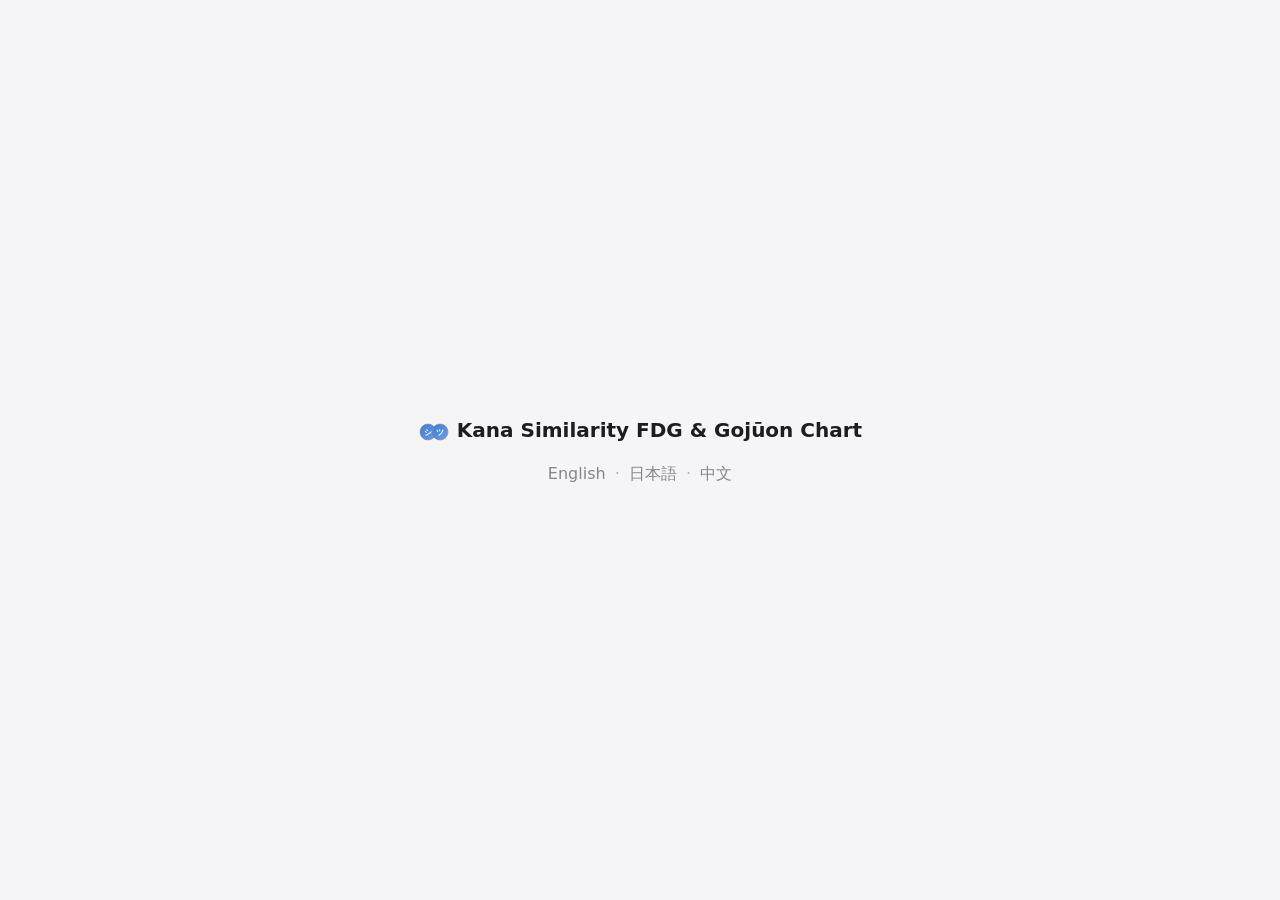
<file: index.html>
<!DOCTYPE html>
<html lang="en">
<head>
  <meta charset="UTF-8">
  <meta name="viewport" content="width=device-width, initial-scale=1.0">
  <title>Kana Similarity FDG & Gojūon Chart — Distinguish Hiragana & Katakana</title>
  <meta name="description" content="Learn to distinguish similar hiragana and katakana on a force-directed graph by exploring their romaji readings and kanji origins. Discover perceptual distance and visual differences between confusing kana pairs (e.g. ぬ-め, ほ-は, フ-ワ, シ-ツ).">
  <meta name="keywords" content="hiragana, katakana, similar, confusing, distinguish, difference, learn, japanese, kana, kanji, perceptual similarity, visual similarity, visual difference, force-directed graph, romaji reading, kanji origin, perceptual distance, d3-js">
  <meta name="baidu-site-verification" content="codeva-JeKZHypDxq" />

  <meta property="og:title" content="Kana Similarity FDG & Gojūon Chart — Distinguish Hiragana & Katakana">
  <meta property="og:description" content="Learn to distinguish similar hiragana and katakana on a force-directed graph by exploring their romaji readings and kanji origins. Discover perceptual distance and visual differences between confusing kana pairs (e.g. ぬ-め, ほ-は, フ-ワ, シ-ツ).">
  <meta property="og:type" content="website">
  <meta property="og:image" content="https://kana.feeshy.top/assets/maskable.svg">
  <meta property="og:url" content="https://kana.feeshy.top">

  <meta name="twitter:card" content="summary_large_image">
  <meta name="twitter:image" content="https://kana.feeshy.top/assets/maskable.svg">

  <link rel="icon" href="/assets/favicon.svg" type="image/svg+xml">
  <link rel="manifest" href="/en/manifest.json">
  <link rel="canonical" href="https://kana.feeshy.top">
  <link rel="alternate" hreflang="en" href="https://kana.feeshy.top/en/">
  <link rel="alternate" hreflang="ja" href="https://kana.feeshy.top/ja/">
  <link rel="alternate" hreflang="zh" href="https://kana.feeshy.top/zh/">
  <link rel="alternate" hreflang="x-default" href="https://kana.feeshy.top/en/">

  <link rel="stylesheet" href="/style.css">

  <script type="application/ld+json">
    {
      "@context": "https://schema.org",
      "@type": "WebApplication",
      "name": "Kana Similarity FDG & Gojūon Chart",
      "description": "Learn to distinguish similar hiragana and katakana on a force-directed graph by exploring their romaji readings and kanji origins. Discover perceptual distance and visual differences between confusing kana pairs (e.g. ぬ-め, ほ-は, フ-ワ, シ-ツ).",
      "url": "https://kana.feeshy.top",
      "applicationCategory": "EducationalApplication",
      "operatingSystem": "All",
      "author": {
        "@type": "Person",
        "name": "feeshy",
        "url": "https://feeshy.top"
      }
    }
  </script>
  <style>
    body{overflow:auto!important;height:auto!important;display:flex;align-items:center;justify-content:center;margin:0;min-height:100svh;flex-direction:column;gap:16px}
    .fav{display:inline;width:2em;height:2em;vertical-align:middle}
    h1{font-size:20px;font-weight:600;color:var(--t1);display:inline}
    .lang-links a{color:var(--t2);text-decoration:none;margin:0 4px}
    .lang-links a:hover{color:var(--t1)}
  </style>
</head>
<body>
  <div><img class="fav" src="/assets/favicon.svg" alt=""><h1> Kana Similarity FDG &amp; Gojūon Chart</h1></div>
  <div class="lang-links"><a href="/en/">English</a> <span style="opacity:.3">·</span> <a href="/ja/">日本語</a> <span style="opacity:.3">·</span> <a href="/zh/">中文</a></div>
</body>
</html>
</file>
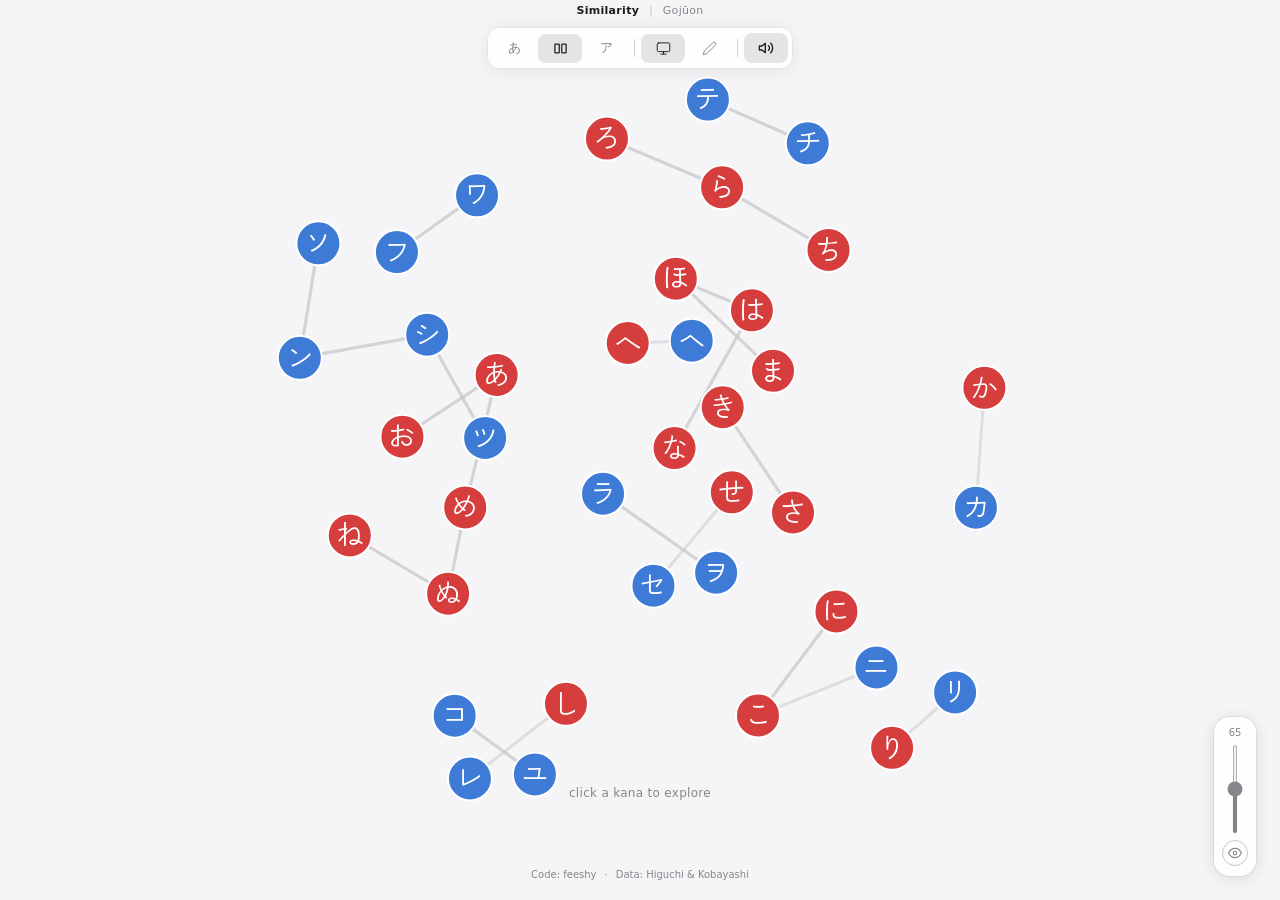
<file: en/index.html>
<!DOCTYPE html>
<html lang="en">

<head>
  <meta charset="UTF-8">
  <meta name="viewport" content="width=device-width, initial-scale=1.0">
  <title>Kana Similarity FDG — Distinguish Hiragana & Katakana</title>
  <meta name="description" content="Learn to distinguish similar hiragana and katakana on a force-directed graph by exploring their romaji readings and kanji origins. Discover perceptual distance and visual differences between confusing kana pairs (e.g. ぬ-め, ほ-は, フ-ワ, シ-ツ).">
  <meta name="keywords" content="hiragana, katakana, similar, confusing, distinguish, difference, learn, japanese, kana, kanji, perceptual similarity, visual similarity, visual difference, force-directed graph, romaji reading, kanji origin, perceptual distance, d3-js">

  <meta property="og:title" content="Kana Similarity FDG">
  <meta property="og:description" content="Learn to distinguish similar hiragana and katakana on a force-directed graph by exploring their romaji readings and kanji origins. Discover perceptual distance and visual differences between confusing kana pairs (e.g. ぬ-め, ほ-は, フ-ワ, シ-ツ).">
  <meta property="og:type" content="website">
  <meta property="og:image" content="https://kana.feeshy.top/assets/maskable.svg">
  <meta property="og:url" content="https://kana.feeshy.top/en/">

  <meta name="twitter:card" content="summary_large_image">
  <meta name="twitter:image" content="https://kana.feeshy.top/assets/maskable.svg">

  <link rel="icon" href="/assets/favicon.svg" type="image/svg+xml">
  <link rel="manifest" href="manifest.json">
  <link rel="canonical" href="https://kana.feeshy.top/en/">
  <link rel="alternate" hreflang="en" href="https://kana.feeshy.top/en/">
  <link rel="alternate" hreflang="ja" href="https://kana.feeshy.top/ja/">
  <link rel="alternate" hreflang="zh" href="https://kana.feeshy.top/zh/">
  <link rel="alternate" hreflang="x-default" href="https://kana.feeshy.top/en/">

  <script type="application/ld+json">
    {
      "@context": "https://schema.org",
      "@type": "WebApplication",
      "name": "Kana Similarity FDG",
      "description": "Learn to distinguish similar hiragana and katakana on a force-directed graph by exploring their romaji readings and kanji origins. Discover perceptual distance and visual differences between confusing kana pairs (e.g. ぬ-め, ほ-は, フ-ワ, シ-ツ).",
      "url": "https://kana.feeshy.top/en/",
      "applicationCategory": "EducationalApplication",
      "operatingSystem": "All",
      "author": {
        "@type": "Person",
        "name": "feeshy",
        "url": "https://feeshy.top"
      }
    }
  </script>

  <link rel="stylesheet" href="/style.css">
  <style>body{overflow:hidden!important;height:100vh!important}</style>
</head>

<body>

  <div class="page-nav"><strong>Similarity</strong> <span class="pn-sep">|</span> <a href="./chart">Gojūon</a></div>
  <div class="filter-bar" id="filterBar">
    <button class="filter-btn" data-filter="hiragana" data-label="Hiragana">あ</button>
    <button class="filter-btn" data-filter="cross" data-label="All" title="All"><svg viewBox="0 0 24 24" width="15" height="15" fill="none" stroke="currentColor" stroke-width="2" stroke-linecap="round" stroke-linejoin="round"><rect x="3" y="5" width="7" height="14" rx="1"/><rect x="14" y="5" width="7" height="14" rx="1"/></svg></button>
    <button class="filter-btn" data-filter="katakana" data-label="Katakana">ア</button>
    <span class="filter-sep"></span>
    <button class="font-a-btn" data-font="connected" aria-label="Connected"><svg viewBox="0 0 24 24" width="15" height="15" fill="none" stroke="currentColor" stroke-width="1.5" stroke-linecap="round" stroke-linejoin="round"><rect x="2" y="3" width="20" height="14" rx="2"/><line x1="8" y1="21" x2="16" y2="21"/><line x1="12" y1="17" x2="12" y2="21"/></svg></button>
    <button class="font-a-btn" data-font="disconnected" aria-label="Disconnected"><svg viewBox="0 0 24 24" width="15" height="15" fill="none" stroke="currentColor" stroke-width="1.5" stroke-linecap="round" stroke-linejoin="round"><path d="M17 3a2.85 2.85 0 1 1 4 4L7.5 20.5 2 22l1.5-5.5Z"/></svg></button>
    <span class="filter-sep"></span>
    <button class="tts-btn" id="ttsBtn" aria-label="Pronunciation"><svg viewBox="0 0 24 24" width="16" height="16" fill="none" stroke="currentColor" stroke-width="2" stroke-linecap="round" stroke-linejoin="round"><polygon points="11 5 6 9 2 9 2 15 6 15 11 19 11 5"/><path d="M19.07 4.93a10 10 0 0 1 0 14.14M15.54 8.46a5 5 0 0 1 0 7.07"/></svg></button>
    <div class="font-tip" id="fontTip"></div>
  </div>
  <div class="dist-slider-bar">
    <span class="dist-slider-val" id="distSliderVal">65</span>
    <input type="range" id="distSlider" class="dist-slider" min="50" max="80" value="65" aria-label="Distance threshold">
    <div class="dist-slider-foot">
      <button class="eye-btn" id="distToggle" aria-label="Toggle distance labels"><svg viewBox="0 0 24 24" width="14" height="14" fill="none" stroke="currentColor" stroke-width="2" stroke-linecap="round" stroke-linejoin="round"><path d="M1 12s4-8 11-8 11 8 11 8-4 8-11 8-11-8-11-8z"/><circle cx="12" cy="12" r="3"/></svg></button>
    </div>
    <div class="dist-info" id="distInfo" role="tooltip">Perceptual distance: smaller = harder to distinguish</div>
  </div>
  <div class="nav-hint" id="navHint">click a kana to explore</div>

  <svg id="graph"></svg>

  <div class="card" id="infoCard">
    <button class="close-btn" id="closeCard">✕</button>
    <div class="kana-char" id="cardKana"></div>
    <div class="romaji" id="cardRomaji"></div>
  </div>

  <div class="footer">
    <a href="https://github.com/feeshy/kana-similarity-fdg" target="_blank" rel="noopener">Code: feeshy</a>
    <span class="sep">·</span>
    <a href="https://doi.org/10.1007/s12144-021-02664-w" target="_blank" rel="noopener">Data: Higuchi &amp; Kobayashi</a>
  </div>

  <script>var LABELS={hira:'HIRA',kata:'KATA'};</script>
  <script src="/assets/d3.v7.trimmed.js"></script>
  <script src="/fdg.js"></script>
  <script src="/app.js"></script>

</body>

</html>
</file>
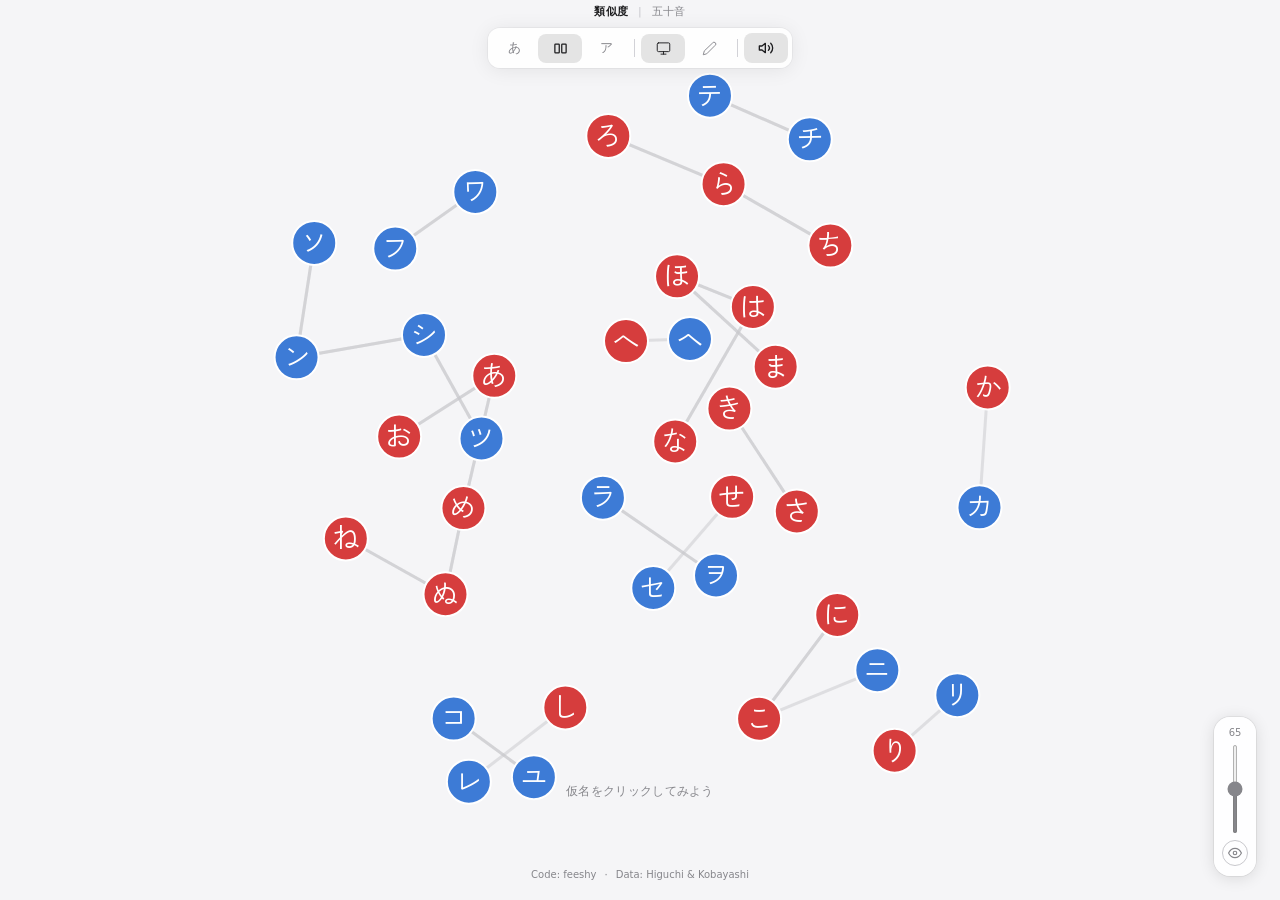
<file: ja/index.html>
<!DOCTYPE html>
<html lang="ja">

<head>
  <meta charset="UTF-8">
  <meta name="viewport" content="width=device-width, initial-scale=1.0">
  <title>かな類似度マップ — 似ているひらがな・カタカナの見分け方と字源</title>
  ⁠<meta name="description" content="似ているひらがな・カタカナの類似度や知覚距離を、力指向グラフで可視化したツールです。ぬ・め、ね・れ・わ、シ・ツ・ソ・ンなどの違いや見分け方を直感的に比較可能。クリックでローマ字や字源（元の漢字）も確認できます。">⁠
  ⁠<meta name="keywords" content="ひらがな, カタカナ, 見分け方, 似ているひらがな, 似ているカタカナ, 違い, 区別, 類似度, 知覚距離, 字源, 由来, シツソン, ぬとめ, ねれわ, 五十音, 覚え方, 力指向グラフ, 可視化, d3, 日本語学習, 初心者">⁠

  <meta property="og:title" content="かな類似度マップ">
  <meta property="og:description" content="似ているひらがな・カタカナの類似度や知覚距離を、力指向グラフで可視化したツールです。ぬ・め、ね・れ・わ、シ・ツ・ソ・ンなどの違いや見分け方を直感的に比較可能。クリックでローマ字や字源（元の漢字）も確認できます。">
  <meta property="og:type" content="website">
  <meta property="og:image" content="https://kana.feeshy.top/assets/maskable.svg">
  <meta property="og:url" content="https://kana.feeshy.top/ja/">

  <meta name="twitter:card" content="summary_large_image">
  <meta name="twitter:image" content="https://kana.feeshy.top/assets/maskable.svg">

  <link rel="icon" href="/assets/favicon.svg" type="image/svg+xml">
  <link rel="manifest" href="manifest.json">
  <link rel="canonical" href="https://kana.feeshy.top/ja/">
  <link rel="alternate" hreflang="en" href="https://kana.feeshy.top/en/">
  <link rel="alternate" hreflang="ja" href="https://kana.feeshy.top/ja/">
  <link rel="alternate" hreflang="zh" href="https://kana.feeshy.top/zh/">
  <link rel="alternate" hreflang="x-default" href="https://kana.feeshy.top/en/">

  <script type="application/ld+json">
    {
      "@context": "https://schema.org",
      "@type": "WebApplication",
      "name": "かな類似度マップ",
      "description": "似ているひらがな・カタカナの類似度や知覚距離を、力指向グラフで可視化したツールです。ぬ・め、ね・れ・わ、シ・ツ・ソ・ンなどの違いや見分け方を直感的に比較可能。クリックでローマ字や字源（元の漢字）も確認できます。",
      "url": "https://kana.feeshy.top/ja/",
      "applicationCategory": "EducationalApplication",
      "operatingSystem": "All",
      "author": {
        "@type": "Person",
        "name": "feeshy",
        "url": "https://feeshy.top"
      }
    }
  </script>

  <link rel="stylesheet" href="/style.css">
  <style>body{overflow:hidden!important;height:100vh!important}</style>
</head>

<body>

  <div class="page-nav"><strong>類似度</strong> <span class="pn-sep">|</span> <a href="./chart">五十音</a></div>
  <div class="filter-bar" id="filterBar">
    <button class="filter-btn" data-filter="hiragana" data-label="ひらがな">あ</button>
    <button class="filter-btn" data-filter="cross" data-label="交差比較" title="交差比較"><svg viewBox="0 0 24 24" width="15" height="15" fill="none" stroke="currentColor" stroke-width="2" stroke-linecap="round" stroke-linejoin="round"><rect x="3" y="5" width="7" height="14" rx="1"/><rect x="14" y="5" width="7" height="14" rx="1"/></svg></button>
    <button class="filter-btn" data-filter="katakana" data-label="カタカナ">ア</button>
    <span class="filter-sep"></span>
    <button class="font-a-btn" data-font="connected" aria-label="標準（印刷体）"><svg viewBox="0 0 24 24" width="15" height="15" fill="none" stroke="currentColor" stroke-width="1.5" stroke-linecap="round" stroke-linejoin="round"><rect x="2" y="3" width="20" height="14" rx="2"/><line x1="8" y1="21" x2="16" y2="21"/><line x1="12" y1="17" x2="12" y2="21"/></svg></button>
    <button class="font-a-btn" data-font="disconnected" aria-label="教科書体"><svg viewBox="0 0 24 24" width="15" height="15" fill="none" stroke="currentColor" stroke-width="1.5" stroke-linecap="round" stroke-linejoin="round"><path d="M17 3a2.85 2.85 0 1 1 4 4L7.5 20.5 2 22l1.5-5.5Z"/></svg></button>
    <span class="filter-sep"></span>
    <button class="tts-btn" id="ttsBtn" aria-label="発音"><svg viewBox="0 0 24 24" width="16" height="16" fill="none" stroke="currentColor" stroke-width="2" stroke-linecap="round" stroke-linejoin="round"><polygon points="11 5 6 9 2 9 2 15 6 15 11 19 11 5"/><path d="M19.07 4.93a10 10 0 0 1 0 14.14M15.54 8.46a5 5 0 0 1 0 7.07"/></svg></button>
    <div class="font-tip" id="fontTip"></div>
  </div>
  <div class="dist-slider-bar">
    <span class="dist-slider-val" id="distSliderVal">65</span>
    <input type="range" id="distSlider" class="dist-slider" min="50" max="80" value="65" aria-label="距離しきい値">
    <div class="dist-slider-foot">
      <button class="eye-btn" id="distToggle" aria-label="距離ラベル表示切替"><svg viewBox="0 0 24 24" width="14" height="14" fill="none" stroke="currentColor" stroke-width="2" stroke-linecap="round" stroke-linejoin="round"><path d="M1 12s4-8 11-8 11 8 11 8-4 8-11 8-11-8-11-8z"/><circle cx="12" cy="12" r="3"/></svg></button>
    </div>
    <div class="dist-info" id="distInfo" role="tooltip">知覚距離：小さいほど区別が難しくなります</div>
  </div>
  <div class="nav-hint" id="navHint">仮名をクリックしてみよう</div>

  <svg id="graph"></svg>

  <div class="card" id="infoCard">
    <button class="close-btn" id="closeCard">✕</button>
    <div class="kana-char" id="cardKana"></div>
    <div class="romaji" id="cardRomaji"></div>
  </div>

  <div class="footer">
    <a href="https://github.com/feeshy/kana-similarity-fdg" target="_blank" rel="noopener">Code: feeshy</a>
    <span class="sep">·</span>
    <a href="https://doi.org/10.1007/s12144-021-02664-w" target="_blank" rel="noopener">Data: Higuchi & Kobayashi</a>
  </div>

  <script>var LABELS={hira:'ひらがな',kata:'カタカナ'};</script>
  <script src="/assets/d3.v7.trimmed.js"></script>
  <script src="/fdg.js"></script>
  <script src="/app.js"></script>

</body>

</html>
</file>
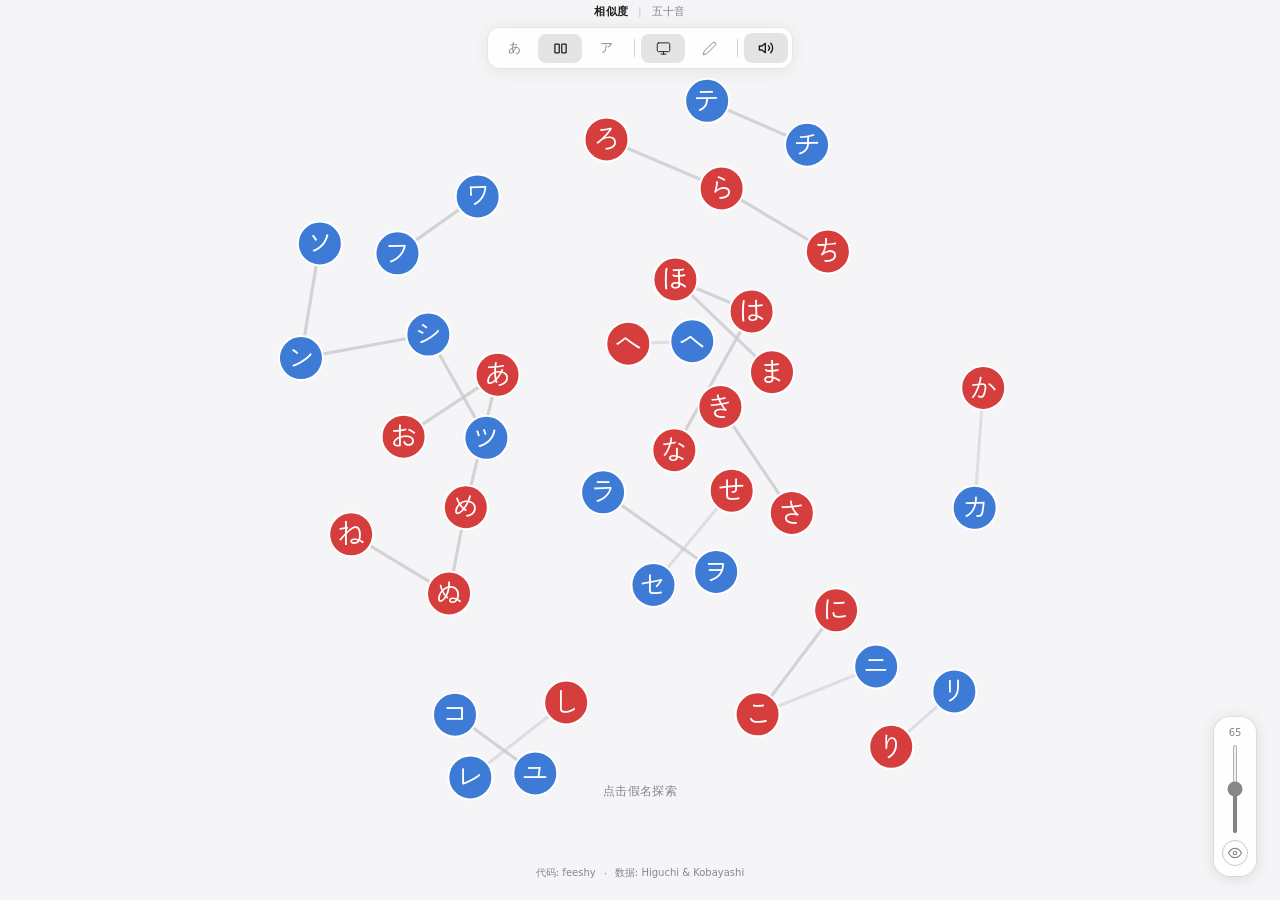
<file: zh/index.html>
<!DOCTYPE html>
<html lang="zh-CN">

<head>
  <meta charset="UTF-8">
  <meta name="viewport" content="width=device-width, initial-scale=1.0">
  <title>假名相似度力导向图 — 区分易混淆的平假名和片假名</title>
  <meta name="description" content="日语假名中有很多初学者容易混淆的相似字符。本工具借助力导向图，通过感知距离直观展示假名之间的视觉相似度（如ぬ-め、ほ-は、フ-ワ、シ-ツ），点击字符即可查看其平假名、片假名、罗马音及汉字起源，帮助您轻松辨别和区分易混淆假名。">
  <meta name="keywords" content="平假名, 片假名, 假名, 平仮名, 片仮名, 相似性, 相似度, 近似度, 易混淆, 混淆, 相似, 区分, 区别, 辨别, 对比, 日语学习, 汉字起源, 罗马音, 感知距离, 记忆, 初学者, 免费, 力导向图, 可视化, 在线工具, 互动, d3-js">

  <meta property="og:title" content="假名相似度力导向图">
  <meta property="og:description" content="日语假名中有很多初学者容易混淆的相似字符。本工具借助力导向图，通过感知距离直观展示假名之间的视觉相似度（如ぬ-め、ほ-は、フ-ワ、シ-ツ），点击字符即可查看其平假名、片假名、罗马音及汉字起源，帮助您轻松辨别和区分易混淆假名。">
  <meta property="og:type" content="website">
  <meta property="og:image" content="https://kana.feeshy.top/assets/maskable.svg">
  <meta property="og:url" content="https://kana.feeshy.top/zh/">

  <meta name="twitter:card" content="summary_large_image">
  <meta name="twitter:image" content="https://kana.feeshy.top/assets/maskable.svg">

  <link rel="icon" href="/assets/favicon.svg" type="image/svg+xml">
  <link rel="manifest" href="manifest.json">
  <link rel="canonical" href="https://kana.feeshy.top/zh/">
  <link rel="alternate" hreflang="en" href="https://kana.feeshy.top/en/">
  <link rel="alternate" hreflang="ja" href="https://kana.feeshy.top/ja/">
  <link rel="alternate" hreflang="zh" href="https://kana.feeshy.top/zh/">
  <link rel="alternate" hreflang="x-default" href="https://kana.feeshy.top/en/">

  <script type="application/ld+json">
    {
      "@context": "https://schema.org",
      "@type": "WebApplication",
      "name": "假名相似度力导向图",
      "description": "日语假名中有很多初学者容易混淆的相似字符。本工具借助力导向图，通过感知距离直观展示假名之间的视觉相似度（如ぬ-め、ほ-は、フ-ワ、シ-ツ），点击字符即可查看其平假名、片假名、罗马音及汉字起源，帮助您轻松辨别和区分易混淆假名。",
      "url": "https://kana.feeshy.top/zh/",
      "applicationCategory": "EducationalApplication",
      "operatingSystem": "All",
      "author": {
        "@type": "Person",
        "name": "feeshy",
        "url": "https://feeshy.top"
      }
    }
  </script>

  <link rel="stylesheet" href="/style.css">
  <style>body{overflow:hidden!important;height:100vh!important}</style>
</head>

<body>

  <div class="page-nav"><strong>相似度</strong> <span class="pn-sep">|</span> <a href="./chart">五十音</a></div>
  <div class="filter-bar" id="filterBar">
    <button class="filter-btn" data-filter="hiragana" data-label="平假名">あ</button>
    <button class="filter-btn" data-filter="cross" data-label="交叉对比" title="交叉对比"><svg viewBox="0 0 24 24" width="15" height="15" fill="none" stroke="currentColor" stroke-width="2" stroke-linecap="round" stroke-linejoin="round"><rect x="3" y="5" width="7" height="14" rx="1"/><rect x="14" y="5" width="7" height="14" rx="1"/></svg></button>
    <button class="filter-btn" data-filter="katakana" data-label="片假名">ア</button>
    <span class="filter-sep"></span>
    <button class="font-a-btn" data-font="connected" aria-label="连笔"><svg viewBox="0 0 24 24" width="15" height="15" fill="none" stroke="currentColor" stroke-width="1.5" stroke-linecap="round" stroke-linejoin="round"><rect x="2" y="3" width="20" height="14" rx="2"/><line x1="8" y1="21" x2="16" y2="21"/><line x1="12" y1="17" x2="12" y2="21"/></svg></button>
    <button class="font-a-btn" data-font="disconnected" aria-label="断笔"><svg viewBox="0 0 24 24" width="15" height="15" fill="none" stroke="currentColor" stroke-width="1.5" stroke-linecap="round" stroke-linejoin="round"><path d="M17 3a2.85 2.85 0 1 1 4 4L7.5 20.5 2 22l1.5-5.5Z"/></svg></button>
    <span class="filter-sep"></span>
    <button class="tts-btn" id="ttsBtn" aria-label="发音"><svg viewBox="0 0 24 24" width="16" height="16" fill="none" stroke="currentColor" stroke-width="2" stroke-linecap="round" stroke-linejoin="round"><polygon points="11 5 6 9 2 9 2 15 6 15 11 19 11 5"/><path d="M19.07 4.93a10 10 0 0 1 0 14.14M15.54 8.46a5 5 0 0 1 0 7.07"/></svg></button>
    <div class="font-tip" id="fontTip"></div>
  </div>
  <div class="dist-slider-bar">
    <span class="dist-slider-val" id="distSliderVal">65</span>
    <input type="range" id="distSlider" class="dist-slider" min="50" max="80" value="65" aria-label="距离阈值">
    <div class="dist-slider-foot">
      <button class="eye-btn" id="distToggle" aria-label="切换距离标签"><svg viewBox="0 0 24 24" width="14" height="14" fill="none" stroke="currentColor" stroke-width="2" stroke-linecap="round" stroke-linejoin="round"><path d="M1 12s4-8 11-8 11 8 11 8-4 8-11 8-11-8-11-8z"/><circle cx="12" cy="12" r="3"/></svg></button>
    </div>
    <div class="dist-info" id="distInfo" role="tooltip">感知距离：越小越难分辨</div>
  </div>
  <div class="nav-hint" id="navHint">点击假名探索</div>

  <svg id="graph"></svg>

  <div class="card" id="infoCard">
    <button class="close-btn" id="closeCard">✕</button>
    <div class="kana-char" id="cardKana"></div>
    <div class="romaji" id="cardRomaji"></div>
  </div>

  <div class="footer">
    <a href="https://github.com/feeshy/kana-similarity-fdg" target="_blank" rel="noopener">代码: feeshy</a>
    <span class="sep">·</span>
    <a href="https://doi.org/10.1007/s12144-021-02664-w" target="_blank" rel="noopener">数据: Higuchi & Kobayashi</a>
  </div>

  <script>var LABELS={hira:'平假名',kata:'片假名'};</script>
  <script src="/assets/d3.v7.trimmed.js"></script>
  <script src="/fdg.js"></script>
  <script src="/app.js"></script>

</body>

</html>
</file>
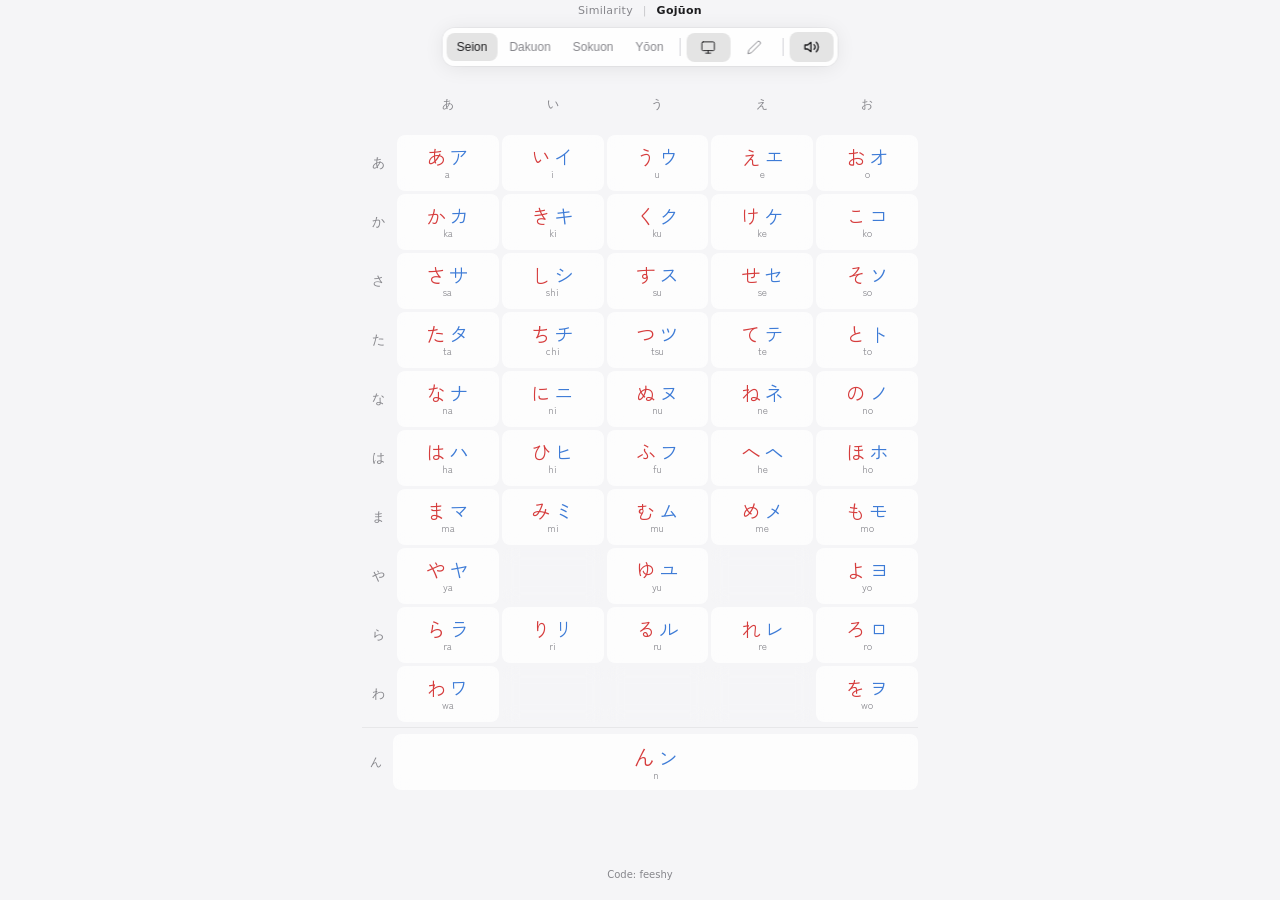
<file: en/chart.html>
<!DOCTYPE html>
<html lang="en">

<head>
  <meta charset="UTF-8">
  <meta name="viewport" content="width=device-width, initial-scale=1.0">
  <title>Interactive Gojūon Chart — Seion, Dakuon, Sokuon &amp; Yōon Modes</title>
  <meta name="description" content="Interactive Japanese gojūon chart with four display modes: seion, dakuon, sokuon, and yōon. Features dakuon/handakuon row toggles and yōon variant switching, plus click-to-pronounce TTS and handwriting font toggle.">

  <meta property="og:title" content="Interactive Gojūon Chart — Seion, Dakuon, Sokuon &amp; Yōon Modes">
  <meta property="og:description" content="Interactive Japanese gojūon chart with four display modes: seion, dakuon, sokuon, and yōon. Features dakuon/handakuon row toggles and yōon variant switching, plus click-to-pronounce TTS and handwriting font toggle.">
  <meta property="og:type" content="website">
  <meta property="og:image" content="https://kana.feeshy.top/assets/maskable.svg">
  <meta property="og:url" content="https://kana.feeshy.top/en/chart">

  <meta name="twitter:card" content="summary_large_image">
  <meta name="twitter:image" content="https://kana.feeshy.top/assets/maskable.svg">

  <link rel="icon" href="/assets/favicon.svg" type="image/svg+xml">
  <link rel="manifest" href="manifest.json">
  <link rel="canonical" href="https://kana.feeshy.top/en/chart">
  <link rel="alternate" hreflang="en" href="https://kana.feeshy.top/en/chart">
  <link rel="alternate" hreflang="ja" href="https://kana.feeshy.top/ja/chart">
  <link rel="alternate" hreflang="zh" href="https://kana.feeshy.top/zh/chart">
  <link rel="alternate" hreflang="x-default" href="https://kana.feeshy.top/en/chart">

  <script type="application/ld+json">
    {
      "@context": "https://schema.org",
      "@type": "WebApplication",
      "name": "Interactive Gojūon Chart — Seion, Dakuon, Sokuon & Yōon Modes",
      "description": "Interactive Japanese gojūon chart with four display modes: seion, dakuon, sokuon, and yōon. Features dakuon/handakuon row toggles and yōon variant switching, plus click-to-pronounce TTS and handwriting font toggle.",
      "url": "https://kana.feeshy.top/en/chart",
      "applicationCategory": "EducationalApplication",
      "operatingSystem": "All",
      "author": {
        "@type": "Person",
        "name": "feeshy",
        "url": "https://feeshy.top"
      }
    }
  </script>

  <link rel="stylesheet" href="/style.css">
  </head>

<body>

  <div class="page-nav"><a href="./">Similarity</a> <span class="pn-sep">|</span> <strong>Gojūon</strong></div>
  <div class="filter-bar" id="filterBar">
    <button class="mode-btn" data-mode="seion">Seion</button>
    <button class="mode-btn" data-mode="dakuon">Dakuon</button>
    <button class="mode-btn" data-mode="sokuon">Sokuon</button>
    <button class="mode-btn" data-mode="yoon">Yōon</button>
    <span class="filter-sep"></span>
    <button class="font-a-btn" data-font="connected" aria-label="Connected"><svg viewBox="0 0 24 24" width="15" height="15" fill="none" stroke="currentColor" stroke-width="1.5" stroke-linecap="round" stroke-linejoin="round"><rect x="2" y="3" width="20" height="14" rx="2"/><line x1="8" y1="21" x2="16" y2="21"/><line x1="12" y1="17" x2="12" y2="21"/></svg></button>
    <button class="font-a-btn" data-font="disconnected" aria-label="Disconnected"><svg viewBox="0 0 24 24" width="15" height="15" fill="none" stroke="currentColor" stroke-width="1.5" stroke-linecap="round" stroke-linejoin="round"><path d="M17 3a2.85 2.85 0 1 1 4 4L7.5 20.5 2 22l1.5-5.5Z"/></svg></button>
    <span class="filter-sep"></span>
    <button class="tts-btn" id="ttsBtn" aria-label="Pronunciation"><svg viewBox="0 0 24 24" width="16" height="16" fill="none" stroke="currentColor" stroke-width="2" stroke-linecap="round" stroke-linejoin="round"><polygon points="11 5 6 9 2 9 2 15 6 15 11 19 11 5"/><path d="M19.07 4.93a10 10 0 0 1 0 14.14M15.54 8.46a5 5 0 0 1 0 7.07"/></svg></button>
    <div class="font-tip" id="fontTip"></div>
  </div>

  <div class="chart-wrap" id="chartWrap">
    <div class="footer">
      <a href="https://github.com/feeshy/kana-similarity-fdg" target="_blank" rel="noopener">Code: feeshy</a>
    </div>
  </div>

  <script src="/app.js"></script>
  <script src="/chart.js"></script>
</body>
</html>
</file>
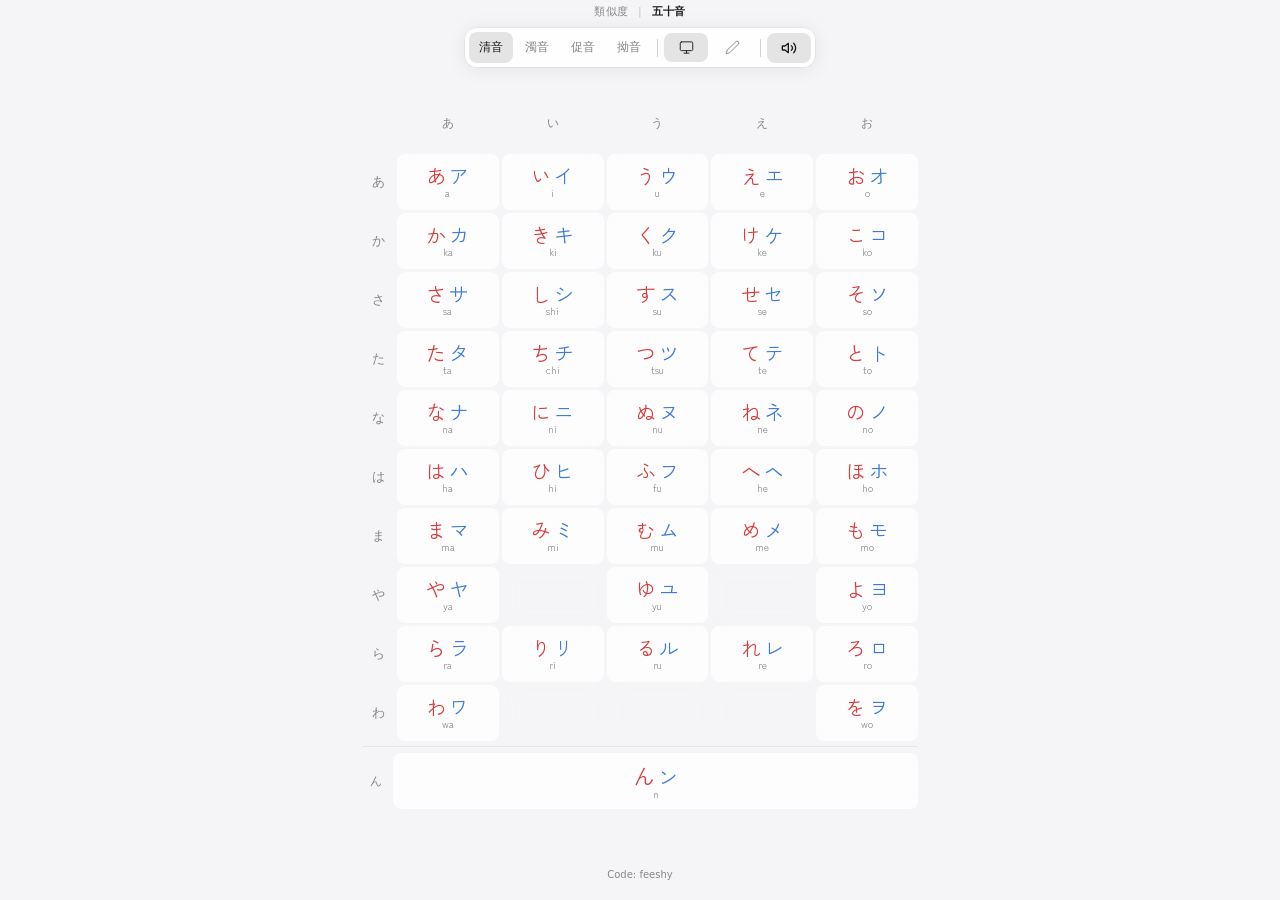
<file: ja/chart.html>
<!DOCTYPE html>
<html lang="ja">

<head>
  <meta charset="UTF-8">
  <meta name="viewport" content="width=device-width, initial-scale=1.0">
  <title>五十音図 — 清音・濁音・半濁音・拗音・促音に対応した五十音表</title>
  <meta name="description" content="清音、濁音・半濁音、拗音、促音の表示を切り替えられるインタラクティブな五十音図。手書きフォント表示や仮名クリックでの発音（TTS）に対応し、ひらがな・カタカナの学習や一覧確認に役立ちます。">
  ⁠<meta name="keywords" content="五十音図, 五十音表, ひらがな, カタカナ, 清音, 濁音, 半濁音, 拗音, 促音, 手書きフォント, 音声, 発音, 日本語学習, 表, 一覧, 初心者">⁠
  
  <meta property="og:title" content="五十音図 — 清音・濁音・半濁音・拗音・促音に対応した五十音表">
  <meta property="og:description" content="清音、濁音・半濁音、拗音、促音の表示を切り替えられるインタラクティブな五十音図。手書きフォント表示や仮名クリックでの発音（TTS）に対応し、ひらがな・カタカナの学習や一覧確認に役立ちます。">
  <meta property="og:type" content="website">
  <meta property="og:image" content="https://kana.feeshy.top/assets/maskable.svg">
  <meta property="og:url" content="https://kana.feeshy.top/ja/chart">

  <meta name="twitter:card" content="summary_large_image">
  <meta name="twitter:image" content="https://kana.feeshy.top/assets/maskable.svg">

  <link rel="icon" href="/assets/favicon.svg" type="image/svg+xml">
  <link rel="manifest" href="manifest.json">
  <link rel="canonical" href="https://kana.feeshy.top/ja/chart">
  <link rel="alternate" hreflang="en" href="https://kana.feeshy.top/en/chart">
  <link rel="alternate" hreflang="ja" href="https://kana.feeshy.top/ja/chart">
  <link rel="alternate" hreflang="zh" href="https://kana.feeshy.top/zh/chart">
  <link rel="alternate" hreflang="x-default" href="https://kana.feeshy.top/en/chart">

  <script type="application/ld+json">
    {
      "@context": "https://schema.org",
      "@type": "WebApplication",
      "name": "五十音図 — 清音・濁音・半濁音・拗音・促音に対応した五十音表",
      "description": "清音、濁音・半濁音、拗音、促音の表示を切り替えられるインタラクティブな五十音図。手書きフォント表示や仮名クリックでの発音（TTS）に対応し、ひらがな・カタカナの学習や一覧確認に役立ちます。",
      "url": "https://kana.feeshy.top/ja/chart",
      "applicationCategory": "EducationalApplication",
      "operatingSystem": "All",
      "author": {
        "@type": "Person",
        "name": "feeshy",
        "url": "https://feeshy.top"
      }
    }
  </script>

  <link rel="stylesheet" href="/style.css">
  </head>

<body>

  <div class="page-nav"><a href="./">類似度</a> <span class="pn-sep">|</span> <strong>五十音</strong></div>
  <div class="filter-bar" id="filterBar">
    <button class="mode-btn" data-mode="seion">清音</button>
    <button class="mode-btn" data-mode="dakuon">濁音</button>
    <button class="mode-btn" data-mode="sokuon">促音</button>
    <button class="mode-btn" data-mode="yoon">拗音</button>
    <span class="filter-sep"></span>
    <button class="font-a-btn" data-font="connected" aria-label="Connected"><svg viewBox="0 0 24 24" width="15" height="15" fill="none" stroke="currentColor" stroke-width="1.5" stroke-linecap="round" stroke-linejoin="round"><rect x="2" y="3" width="20" height="14" rx="2"/><line x1="8" y1="21" x2="16" y2="21"/><line x1="12" y1="17" x2="12" y2="21"/></svg></button>
    <button class="font-a-btn" data-font="disconnected" aria-label="Disconnected"><svg viewBox="0 0 24 24" width="15" height="15" fill="none" stroke="currentColor" stroke-width="1.5" stroke-linecap="round" stroke-linejoin="round"><path d="M17 3a2.85 2.85 0 1 1 4 4L7.5 20.5 2 22l1.5-5.5Z"/></svg></button>
    <span class="filter-sep"></span>
    <button class="tts-btn" id="ttsBtn" aria-label="発音"><svg viewBox="0 0 24 24" width="16" height="16" fill="none" stroke="currentColor" stroke-width="2" stroke-linecap="round" stroke-linejoin="round"><polygon points="11 5 6 9 2 9 2 15 6 15 11 19 11 5"/><path d="M19.07 4.93a10 10 0 0 1 0 14.14M15.54 8.46a5 5 0 0 1 0 7.07"/></svg></button>
    <div class="font-tip" id="fontTip"></div>
  </div>

  <div class="chart-wrap" id="chartWrap">
    <div class="footer">
      <a href="https://github.com/feeshy/kana-similarity-fdg" target="_blank" rel="noopener">Code: feeshy</a>
    </div>
  </div>

  <script src="/app.js"></script>
  <script src="/chart.js"></script>
</body>
</html>
</file>
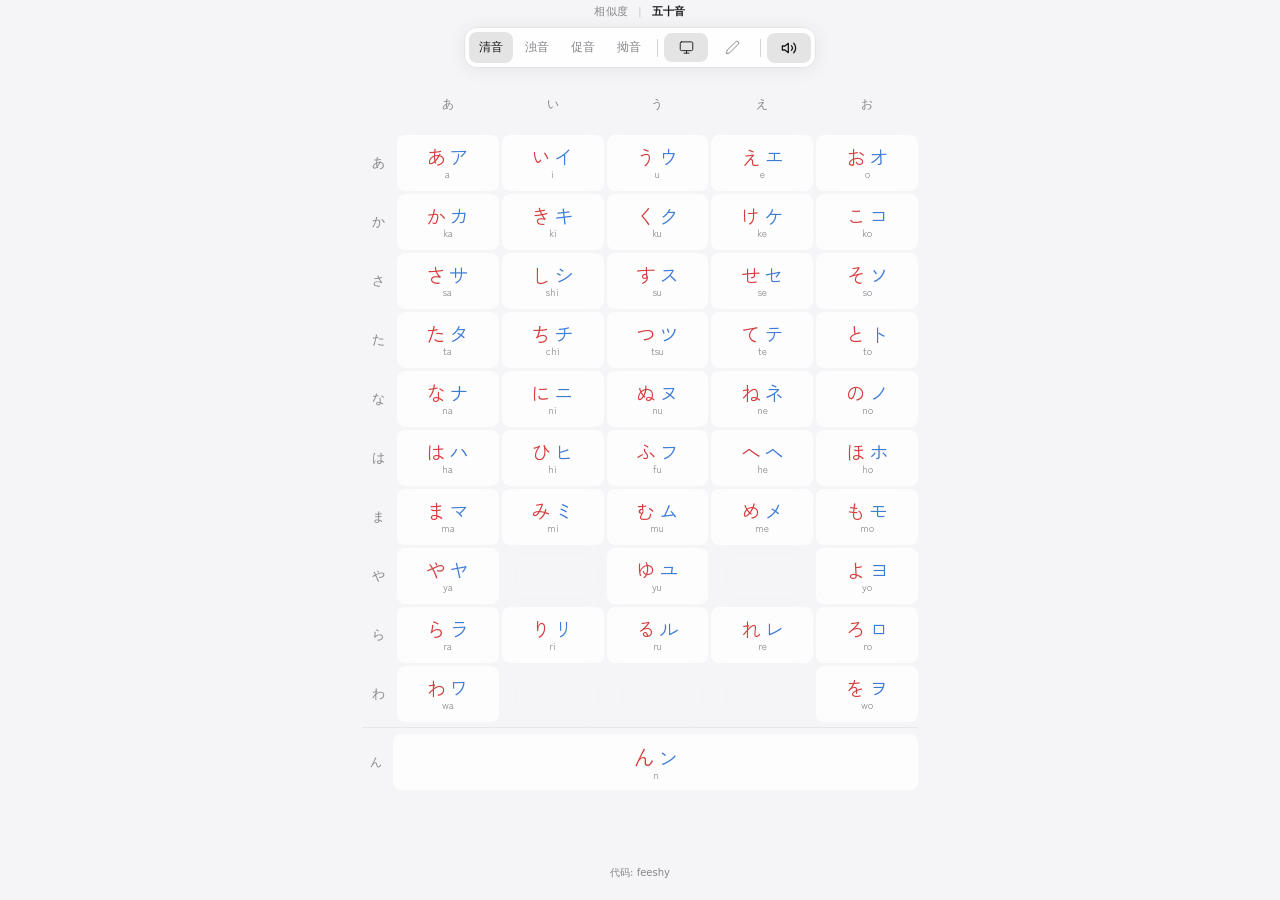
<file: zh/chart.html>
<!DOCTYPE html>
<html lang="zh-CN">

<head>
  <meta charset="UTF-8">
  <meta name="viewport" content="width=device-width, initial-scale=1.0">
  <title>五十音图 — 清音・浊音・促音・拗音四种显示模式</title>
  <meta name="description" content="交互式日语五十音图表，支持清音、浊音/半浊音、促音、拗音四种显示模式。特色功能：浊音/半浊音行首切换、拗音变体切换，附带点击发音（TTS）与手写体字体切换。">

  <meta property="og:title" content="五十音图 — 清音・浊音・促音・拗音四种显示模式">
  <meta property="og:description" content="交互式日语五十音图表，支持清音、浊音/半浊音、促音、拗音四种显示模式。特色功能：浊音/半浊音行首切换、拗音变体切换，附带点击发音（TTS）与手写体字体切换。">
  <meta property="og:type" content="website">
  <meta property="og:image" content="https://kana.feeshy.top/assets/maskable.svg">
  <meta property="og:url" content="https://kana.feeshy.top/zh/chart">

  <meta name="twitter:card" content="summary_large_image">
  <meta name="twitter:image" content="https://kana.feeshy.top/assets/maskable.svg">

  <link rel="icon" href="/assets/favicon.svg" type="image/svg+xml">
  <link rel="manifest" href="manifest.json">
  <link rel="canonical" href="https://kana.feeshy.top/zh/chart">
  <link rel="alternate" hreflang="en" href="https://kana.feeshy.top/en/chart">
  <link rel="alternate" hreflang="ja" href="https://kana.feeshy.top/ja/chart">
  <link rel="alternate" hreflang="zh" href="https://kana.feeshy.top/zh/chart">
  <link rel="alternate" hreflang="x-default" href="https://kana.feeshy.top/en/chart">

  <script type="application/ld+json">
    {
      "@context": "https://schema.org",
      "@type": "WebApplication",
      "name": "五十音图 — 清音・浊音・促音・拗音四种显示模式",
      "description": "交互式日语五十音图表，支持清音、浊音/半浊音、促音、拗音四种显示模式。特色功能：浊音/半浊音行首切换、拗音变体切换，附带点击发音（TTS）与手写体字体切换。",
      "url": "https://kana.feeshy.top/zh/chart",
      "applicationCategory": "EducationalApplication",
      "operatingSystem": "All",
      "author": {
        "@type": "Person",
        "name": "feeshy",
        "url": "https://feeshy.top"
      }
    }
  </script>

  <link rel="stylesheet" href="/style.css">
  </head>

<body>

  <div class="page-nav"><a href="./">相似度</a> <span class="pn-sep">|</span> <strong>五十音</strong></div>
  <div class="filter-bar" id="filterBar">
    <button class="mode-btn" data-mode="seion">清音</button>
    <button class="mode-btn" data-mode="dakuon">浊音</button>
    <button class="mode-btn" data-mode="sokuon">促音</button>
    <button class="mode-btn" data-mode="yoon">拗音</button>
    <span class="filter-sep"></span>
    <button class="font-a-btn" data-font="connected" aria-label="Connected"><svg viewBox="0 0 24 24" width="15" height="15" fill="none" stroke="currentColor" stroke-width="1.5" stroke-linecap="round" stroke-linejoin="round"><rect x="2" y="3" width="20" height="14" rx="2"/><line x1="8" y1="21" x2="16" y2="21"/><line x1="12" y1="17" x2="12" y2="21"/></svg></button>
    <button class="font-a-btn" data-font="disconnected" aria-label="Disconnected"><svg viewBox="0 0 24 24" width="15" height="15" fill="none" stroke="currentColor" stroke-width="1.5" stroke-linecap="round" stroke-linejoin="round"><path d="M17 3a2.85 2.85 0 1 1 4 4L7.5 20.5 2 22l1.5-5.5Z"/></svg></button>
    <span class="filter-sep"></span>
    <button class="tts-btn" id="ttsBtn" aria-label="发音"><svg viewBox="0 0 24 24" width="16" height="16" fill="none" stroke="currentColor" stroke-width="2" stroke-linecap="round" stroke-linejoin="round"><polygon points="11 5 6 9 2 9 2 15 6 15 11 19 11 5"/><path d="M19.07 4.93a10 10 0 0 1 0 14.14M15.54 8.46a5 5 0 0 1 0 7.07"/></svg></button>
    <div class="font-tip" id="fontTip"></div>
  </div>

  <div class="chart-wrap" id="chartWrap">
    <div class="footer">
      <a href="https://github.com/feeshy/kana-similarity-fdg" target="_blank" rel="noopener">代码: feeshy</a>
    </div>
  </div>

  <script src="/app.js"></script>
  <script src="/chart.js"></script>
</body>
</html>
</file>
<file: style.css>
@font-face{font-family:'Zen Kaku Gothic New';font-style:normal;font-weight:400;src:local('Zen Kaku Gothic New Regular'),url(assets/ZenKakuGothicNew-Regular-kana.woff2) format('woff2');unicode-range:U+0020,U+0061-007A,U+3041-3093,U+30A1-30F6,U+4E07,U+4E09,U+4E0D,U+4E0E,U+4E16,U+4E43,U+4E45,U+4E4B,U+4E4E,U+4E5F,U+4E8C,U+4EE5,U+4F0A,U+4FDD,U+516B,U+5229,U+52A0,U+5442,U+548C,U+591A,U+5929,U+592A,U+5948,U+5973,U+5974,U+5B87,U+5B89,U+5BF8,U+5C13,U+5DDD,U+5DE6,U+5DF1,U+5E7E,U+6563,U+65BC,U+65E0,U+66FE,U+672B,U+6B62,U+6B66,U+6BD4,U+6BDB,U+6C5F,U+6CE2,U+6D41,U+725F,U+7531,U+7559,U+77E5,U+793C,U+7962,U+7F8E,U+826F,U+8863,U+8A08,U+9060,U+90E8,U+963F,U+9808}
@font-face{font-family:'Klee One';font-style:normal;font-weight:600;src:local('Klee One SemiBold'),url(assets/KleeOne-600-kana.woff2) format('woff2');unicode-range:U+0020,U+0061-007A,U+3041-3093,U+30A1-30F6,U+4E07,U+4E09,U+4E0D,U+4E0E,U+4E16,U+4E43,U+4E45,U+4E4B,U+4E4E,U+4E5F,U+4E8C,U+4EE5,U+4F0A,U+4FDD,U+516B,U+5229,U+52A0,U+5442,U+548C,U+591A,U+5929,U+592A,U+5948,U+5973,U+5974,U+5B87,U+5B89,U+5BF8,U+5C13,U+5DDD,U+5DE6,U+5DF1,U+5E7E,U+6563,U+65BC,U+65E0,U+66FE,U+672B,U+6B62,U+6B66,U+6BD4,U+6BDB,U+6C5F,U+6CE2,U+6D41,U+725F,U+7531,U+7559,U+77E5,U+793C,U+7962,U+7F8E,U+826F,U+8863,U+8A08,U+9060,U+90E8,U+963F,U+9808}

:root{--t1:#1d1d1f;--t2:#86868b;--b1:#f5f5f7;--b2:#fff}
@media(prefers-color-scheme:dark){:root{--t1:#f5f5f7;--t2:#98989d;--b1:#1c1c1e;--b2:rgba(44,44,46,.75)}}

*{margin:0;padding:0;box-sizing:border-box}
html{overflow:hidden;-webkit-text-size-adjust:100%;text-size-adjust:100%}
body{
  font-family:system-ui,-apple-system,BlinkMacSystemFont,sans-serif;
  background:var(--b1);color:var(--t1);
  -webkit-font-smoothing:antialiased;
}
svg{display:block}
svg:active{cursor:grabbing}
#graph{position:fixed;top:0;left:0;width:100%;height:100%;cursor:grab;touch-action:none;transform:translateZ(0)}
.link{fill:none;stroke-width:3;cursor:default;transition:all .3s}
.link.hl{stroke:#f5a623!important;filter:drop-shadow(0 0 5px #f5a623)}
.link-label{fill:var(--t2);pointer-events:none;opacity:.6}
.node{cursor:pointer}
.node circle{stroke:#fff;stroke-width:2;transition:opacity .3s}
.node text{
  text-anchor:middle;pointer-events:none;fill:#fff;-webkit-user-select:none;user-select:none
}

body:not(.font-disconnected) .node text,
body:not(.font-disconnected) .ku-c,
body:not(.font-disconnected) .ku-o,
body:not(.font-disconnected) .ku-r,
body:not(.font-disconnected) .romaji
{font-family:'Zen Kaku Gothic New',sans-serif !important;font-weight:400 !important}

body.font-disconnected .node text,
body.font-disconnected .ku-c,
body.font-disconnected .ku-o,
body.font-disconnected .ku-r,
body.font-disconnected .romaji
{font-family:'Klee One',sans-serif !important;font-weight:600 !important}

.card{
  position:fixed;bottom:100px;left:50%;transform:translateX(-50%) translateY(20px);
  background:rgba(255,255,255,.92);-webkit-backdrop-filter:blur(20px);backdrop-filter:blur(20px);
  border-radius:20px;padding:28px 40px;
  box-shadow:0 8px 40px rgba(0,0,0,.12),0 0 0 1px rgba(0,0,0,.06);
  z-index:20;text-align:center;opacity:0;visibility:hidden;
  transition:all .35s cubic-bezier(.22,1,.36,1);min-width:200px;
}
.card.visible{opacity:1;visibility:visible;transform:translateX(-50%) translateY(0)}
.card .kana-char{font-size:56px;line-height:1;font-weight:400;display:flex;justify-content:center;gap:8px;align-items:flex-start}
.ku{display:inline-flex;flex-direction:column;align-items:center}
.ku .ku-l{font-size:11px;color:var(--t2);letter-spacing:.3px;line-height:1.2}
.ku .ku-c{font-size:56px;line-height:1.1}
.ku .ku-o{font-size:24px;color:var(--t1);line-height:1.2}
.ku-r{font-size:36px;display:inline-flex;align-items:center;padding:0 12px;align-self:center}
.card .romaji{font-size:18px;color:var(--t2);margin-top:2px;letter-spacing:.5px}
.card .close-btn{
  position:absolute;top:8px;right:12px;background:none;border:none;
  cursor:pointer;font-size:20px;color:var(--t2);padding:4px;line-height:1;
}
.filter-bar{
  position:fixed;top:20px;left:50%;transform:translateX(-50%);display:flex;align-items:center;
  background:rgba(255,255,255,.85);-webkit-backdrop-filter:blur(20px);backdrop-filter:blur(20px);
  border-radius:12px;padding:4px;
  box-shadow:0 2px 20px rgba(0,0,0,.08),0 0 0 1px rgba(0,0,0,.04);z-index:10;gap:2px;
}
.filter-btn{
  padding:7px 4px;min-width:44px;border:none;background:transparent;border-radius:8px;
  cursor:pointer;font-size:13px;font-weight:500;color:var(--t2);
  transition:all .25s;white-space:nowrap;display:flex;align-items:center;justify-content:center;
}
.filter-btn:hover{color:var(--t1)}
.filter-btn.active{color:var(--t1)}
.filter-btn svg{display:block;width:15px;height:15px}
.filter-sep{width:1px;height:18px;background:#d2d2d7;margin:0 4px;align-self:center}
.font-a-btn{
  padding:7px 4px;min-width:44px;border:none;background:transparent;border-radius:8px;
  cursor:pointer;font-size:13px;font-weight:500;color:var(--t2);
  transition:all .25s;display:flex;align-items:center;justify-content:center;
}
.font-a-btn:hover{color:var(--t1)}
.font-a-btn.active{color:var(--t1)}
.font-a-btn svg{display:block;width:15px;height:15px}
.tts-btn{padding:7px 4px;min-width:44px;border:none;background:transparent;border-radius:8px;cursor:pointer;font-size:13px;font-weight:500;color:var(--t2);transition:all .25s;display:flex;align-items:center;justify-content:center;opacity:1}
.tts-btn:hover{color:var(--t1);opacity:.8}
.cell.speaking{background:rgba(0,0,0,.06)!important}
.tts-btn.muted{opacity:.3}
.tts-btn.muted:hover{opacity:.6}
.tts-btn svg{display:block;width:16px;height:16px}
.node.speaking circle{filter:brightness(1.3);stroke:var(--t1);stroke-width:2;transition:filter .2s,stroke .2s}
.nav-hint{
  position:fixed;bottom:100px;left:50%;transform:translateX(-50%);
  font-size:12px;color:var(--t2);z-index:5;letter-spacing:.3px;
  transition:opacity 1s;pointer-events:none;
}

.dist-slider-bar{
  position:fixed;bottom:24px;right:24px;z-index:15;
  display:flex;flex-direction:column;align-items:center;gap:6px;
  background:rgba(255,255,255,.9);-webkit-backdrop-filter:blur(12px);backdrop-filter:blur(12px);
  border-radius:16px;padding:10px 8px;
  box-shadow:0 2px 16px rgba(0,0,0,.12),0 0 0 1px rgba(0,0,0,.06);
  font-size:11px;color:var(--t2);
}
.dist-slider{
  width:4px;height:90px;cursor:pointer;accent-color:var(--t2);
  writing-mode:vertical-lr;direction:rtl;
}
.dist-slider-val{font-size:10px;font-variant-numeric:tabular-nums;-webkit-user-select:none;user-select:none;pointer-events:none}
.dist-slider-foot{display:flex;flex-direction:column;align-items:center;gap:4px}
.eye-btn{
  width:26px;height:26px;border-radius:50%;border:1px solid #c7c7cc;
  background:transparent;cursor:pointer;display:flex;align-items:center;justify-content:center;
  color:var(--t2);transition:all .25s;
}
.eye-btn:hover{border-color:var(--t2)}
.eye-btn svg{display:block;width:14px;height:14px}
.eye-btn.on{border-color:transparent;color:var(--t1)}
.dist-info{
  position:absolute;right:calc(100% + 8px);top:50%;transform:translateY(-50%);
  background:rgba(255,255,255,.92);-webkit-backdrop-filter:blur(20px);backdrop-filter:blur(20px);
  border-radius:10px;padding:8px 14px;font-size:11px;color:var(--t1);
  white-space:nowrap;z-index:20;box-shadow:0 2px 12px rgba(0,0,0,.1);
  pointer-events:auto;display:none;line-height:1.5
}
.dist-info.visible{display:block}
.font-tip{
  position:absolute;top:calc(100% + 6px);left:50%;transform:translateX(-50%);
  background:rgba(255,255,255,.92);-webkit-backdrop-filter:blur(20px);backdrop-filter:blur(20px);
  border-radius:8px;padding:4px 10px;font-size:11px;color:var(--t1);
  white-space:nowrap;z-index:20;box-shadow:0 2px 8px rgba(0,0,0,.1);
  pointer-events:none;opacity:0;transition:opacity .2s;line-height:1.4
}
.font-tip.show{opacity:1}

.footer{
  position:fixed;bottom:20px;left:50%;transform:translateX(-50%);z-index:5;
  display:flex;flex-wrap:wrap;justify-content:center;align-items:center;gap:0 6px;
  font-size:10px;color:var(--t2);text-align:center;white-space:normal;-webkit-user-select:none;user-select:none;
}
.footer a{color:var(--t2);text-decoration:none;margin:0 2px}
.footer a:hover{color:var(--t1)}
@media(max-width:480px){
  .footer{flex-direction:column;gap:1px 0}
  .sep{display:none}
}

@media(prefers-color-scheme:dark){
  body{background:var(--b1);color:var(--t1)}
  .link{stroke:#38383a}
  .link.hl{stroke:#ff9f0a!important;filter:drop-shadow(0 0 6px #ff9f0a)}
  .link-label{fill:var(--t2)}
  .card{background:rgba(44,44,46,.92);box-shadow:0 8px 40px rgba(0,0,0,.4),0 0 0 1px rgba(255,255,255,.06)}
  .card .romaji,.card .close-btn,.ku-r{color:var(--t2)}
  .card .kana-char,.ku .ku-c{color:var(--t1)}
  .ku .ku-o{color:var(--t2)}
  .filter-bar{background:rgba(44,44,46,.85);box-shadow:0 2px 20px rgba(0,0,0,.15),0 0 0 1px rgba(255,255,255,.04)}
  .filter-btn{color:var(--t2)}
  .filter-btn:hover{color:var(--t1)}
  .toggle-rh .active,.toggle-rh .on{background:transparent}
  .filter-btn.active{color:var(--t1)}
  .font-a-btn{color:var(--t2)}
  .font-a-btn:hover{color:var(--t1)}
  .font-a-btn.active{color:var(--t1)}
  .tts-btn{color:var(--t2)}
  .tts-btn:hover{color:var(--t1)}
  .cell.speaking{background:rgba(255,255,255,.1)!important}
  .nav-hint,.footer,.footer a{color:var(--t2)}
  .footer a:hover{color:var(--t1)}

  .dist-slider-bar{background:rgba(44,44,46,.9);color:var(--t2);box-shadow:0 2px 16px rgba(0,0,0,.4),0 0 0 1px rgba(255,255,255,.06)}
  .dist-slider{accent-color:var(--t2)}
  .eye-btn{border-color:#38383a;color:var(--t2)}
  .eye-btn:hover{border-color:var(--t1);color:var(--t1)}
  .eye-btn.on{border-color:transparent;color:var(--t1)}
  .dist-info{background:rgba(44,44,46,.92);color:var(--t1)}
  .font-tip{background:rgba(44,44,46,.92);color:var(--t1)}
}
/* ── Shared page nav ──────────────────────────────── */
.page-nav{text-align:center;position:fixed;top:4px;left:50%;transform:translateX(-50%);z-index:25;font-size:11px;color:var(--t2);letter-spacing:.3px;pointer-events:none}
.page-nav a,.page-nav strong{pointer-events:auto}
.page-nav a{color:var(--t2);text-decoration:none}
.page-nav a:hover{color:var(--t1)}
.page-nav strong{color:var(--t1);font-weight:600}
.pn-sep{margin:0 6px;opacity:.4}
.filter-bar{top:28px}
.chart-wrap{max-width:580px;margin:0 auto;padding:76px 12px 80px}
@media(prefers-color-scheme:dark){.page-nav{color:var(--t2)}.page-nav a{color:var(--t2)}.page-nav a:hover{color:var(--t1)}.page-nav strong{color:var(--t1)}}
/* ── Gojūon Chart ──────────────────────────── */
.kana-grid{display:grid;gap:3px;grid-template-columns:32px repeat(5,1fr);grid-auto-rows:56px}
.col-header,.row-header{display:flex;align-items:center;justify-content:center;font-size:12px;color:var(--t2);font-weight:500}
.row-header{font-size:13px}
.row-header.dimmed{opacity:.25}
.col-header.dimmed{opacity:.3}
.col-hint{font-size:12px;display:block;line-height:1}
.row-header.toggle-rh{cursor:pointer;border-radius:4px;transition:all .2s;display:flex;gap:0;font-size:11px}
.row-header.toggle-rh:hover{background:rgba(0,0,0,.04)}
.row-header.toggle-rh .ba,.row-header.toggle-rh .pa,.row-header.toggle-rh .y-var{opacity:.25;transition:all .2s}
.row-header.toggle-rh .ba.active,.row-header.toggle-rh .pa.active,.row-header.toggle-rh .y-var.active{font-weight:600;opacity:1}
.bp-sep,.y-sep{opacity:.2;margin:0 1px}
.rh-ba{font-size:12px;color:#d63d3d}
.rh-pa{font-size:10px;color:#3d7bd6}
.cell{display:flex;flex-direction:column;align-items:center;justify-content:center;padding:6px 1px;border-radius:8px;background:rgba(255,255,255,.75);-webkit-backdrop-filter:blur(8px);backdrop-filter:blur(8px);min-height:56px;transition:background .1s,color .1s}
.cell .kana-pair{display:flex;align-items:baseline;gap:3px;line-height:1.1;white-space:nowrap}
.cell .hira{font-size:20px;color:#d63d3d;line-height:1;transition:background .1s,color .1s}
.cell .kata{font-size:20px;color:#3d7bd6;line-height:1;transition:background .1s,color .1s}
.cell .sub{font-size:10px;color:var(--t2);margin-top:2px;text-align:center;line-height:1;transition:background .1s,color .1s}
.cell.empty{min-height:56px;background:transparent!important;padding:0!important;border:none!important;overflow:hidden}
.cell.vacant{background:rgba(128,128,128,.04);border:1px dashed rgba(128,128,128,.12)}
.cell.ghost{background:rgba(128,128,128,.04);border:1px dashed rgba(128,128,128,.12)}
.cell.ghost .hira,.cell.ghost .kata{opacity:.3;font-size:17px}
.cell.ghost .sub{opacity:.3;font-size:9px}
.cell.sokuon .hira,.cell.sokuon .kata,.cell.ycell .hira,.cell.ycell .kata{font-size:16px}
.cell.sokuon .kana-pair,.cell.ycell .kana-pair{gap:1px}
.n-row{display:flex;margin-top:5px;padding-top:6px;border-top:1px solid rgba(0,0,0,.06);gap:3px;align-items:center}
.n-row .row-header{flex:none;width:28px;font-size:12px;color:var(--t2);font-weight:500;text-align:center;padding:0 2px;word-break:keep-all;white-space:nowrap;line-height:1.2}
.n-row .cell{flex:1;display:flex;flex-direction:column;align-items:center;justify-content:center;padding:6px 1px;border-radius:8px;background:rgba(255,255,255,.75);-webkit-backdrop-filter:blur(8px);backdrop-filter:blur(8px);min-height:56px;transition:background .1s,color .1s}
.n-row .cell .hira{font-size:22px}
.cell.dual{padding:3px 2px}
.dual-main,.dual-sub{display:flex;flex-direction:column;align-items:center}
.dual-sub{margin-top:1px;padding-top:2px;border-top:1px solid rgba(0,0,0,.06)}
.dual-main .hira,.dual-main .kata{font-size:16px}
.dual-sub .hira,.dual-sub .kata{font-size:14px}
.dual-main .sub,.dual-sub .sub,.dual-main .sub-origin,.dual-sub .sub-origin{font-size:8px;margin-top:1px}
body:not(.font-disconnected) .cell .hira,
body:not(.font-disconnected) .cell .kata,
body:not(.font-disconnected) .cell .sub,
body:not(.font-disconnected) .cell .sub-origin{font-family:'Zen Kaku Gothic New',sans-serif!important;font-weight:400!important}
body.font-disconnected .cell .hira,
body.font-disconnected .cell .kata,
body.font-disconnected .cell .sub,
body.font-disconnected .cell .sub-origin{font-family:'Klee One',sans-serif!important;font-weight:600!important}
.mode-btn{padding:7px 10px;border:none;background:transparent;border-radius:8px;cursor:pointer;font-size:12px;font-weight:500;color:var(--t2);transition:all .25s;white-space:nowrap}
.mode-btn:hover{color:var(--t1)}
.mode-btn.active{color:var(--t1)}
.active,.on{background:rgba(0,0,0,.1);color:inherit}
.toggle-rh .active,.toggle-rh .on{background:transparent}
@media(prefers-color-scheme:dark){.active,.on{background:rgba(255,255,255,.1);color:inherit}}
@media(max-width:420px){
  .cell .hira,.cell .kata{font-size:16px}
  .cell .sub,.cell .sub-origin{font-size:9px}
  .cell{min-height:48px;padding:4px 0}
  .kana-grid{gap:2px;grid-template-columns:24px repeat(5,1fr);grid-auto-rows:48px}
  .col-header,.row-header{font-size:10px}
  .cell.sokuon .hira,.cell.sokuon .kata,.cell.ycell .hira,.cell.ycell .kata{font-size:11px;letter-spacing:-.5px}
  .cell.sokuon .kana-pair,.cell.ycell .kana-pair{gap:0}
  .cell.empty{min-height:48px}
  .cell.dual{padding:2px 0}
  .dual-main .hira,.dual-main .kata{font-size:13px}
  .dual-sub .hira,.dual-sub .kata{font-size:11px}
  .dual-main .sub,.dual-sub .sub,.dual-main .sub-origin,.dual-sub .sub-origin{font-size:7px}
  .cell.ghost{background:rgba(255,255,255,.02);border-color:rgba(255,255,255,.06)}
  .cell.ghost .hira,.cell.ghost .kata{font-size:14px}
  .n-row .cell{min-height:48px;padding:4px 0}
  .n-row .row-header{width:24px;font-size:10px}
}
@media(prefers-color-scheme:dark){
  .cell{background:rgba(44,44,46,.75)}
  .cell.empty{background:transparent!important}
  .cell.vacant{background:rgba(255,255,255,.02);border-color:rgba(255,255,255,.06)}
  .col-header,.row-header{color:var(--t2)}
  .row-header.toggle-rh:hover{background:rgba(255,255,255,.04)}
  .dual-sub,.n-row{border-top-color:rgba(255,255,255,.06)}
  .n-row .cell{background:rgba(44,44,46,.75)}
  .n-row .row-header{color:var(--t2)}

  .mode-btn{color:var(--t2)}
  .mode-btn:hover{color:var(--t1)}
  .mode-btn.active{color:var(--t1)}
}
</file>
